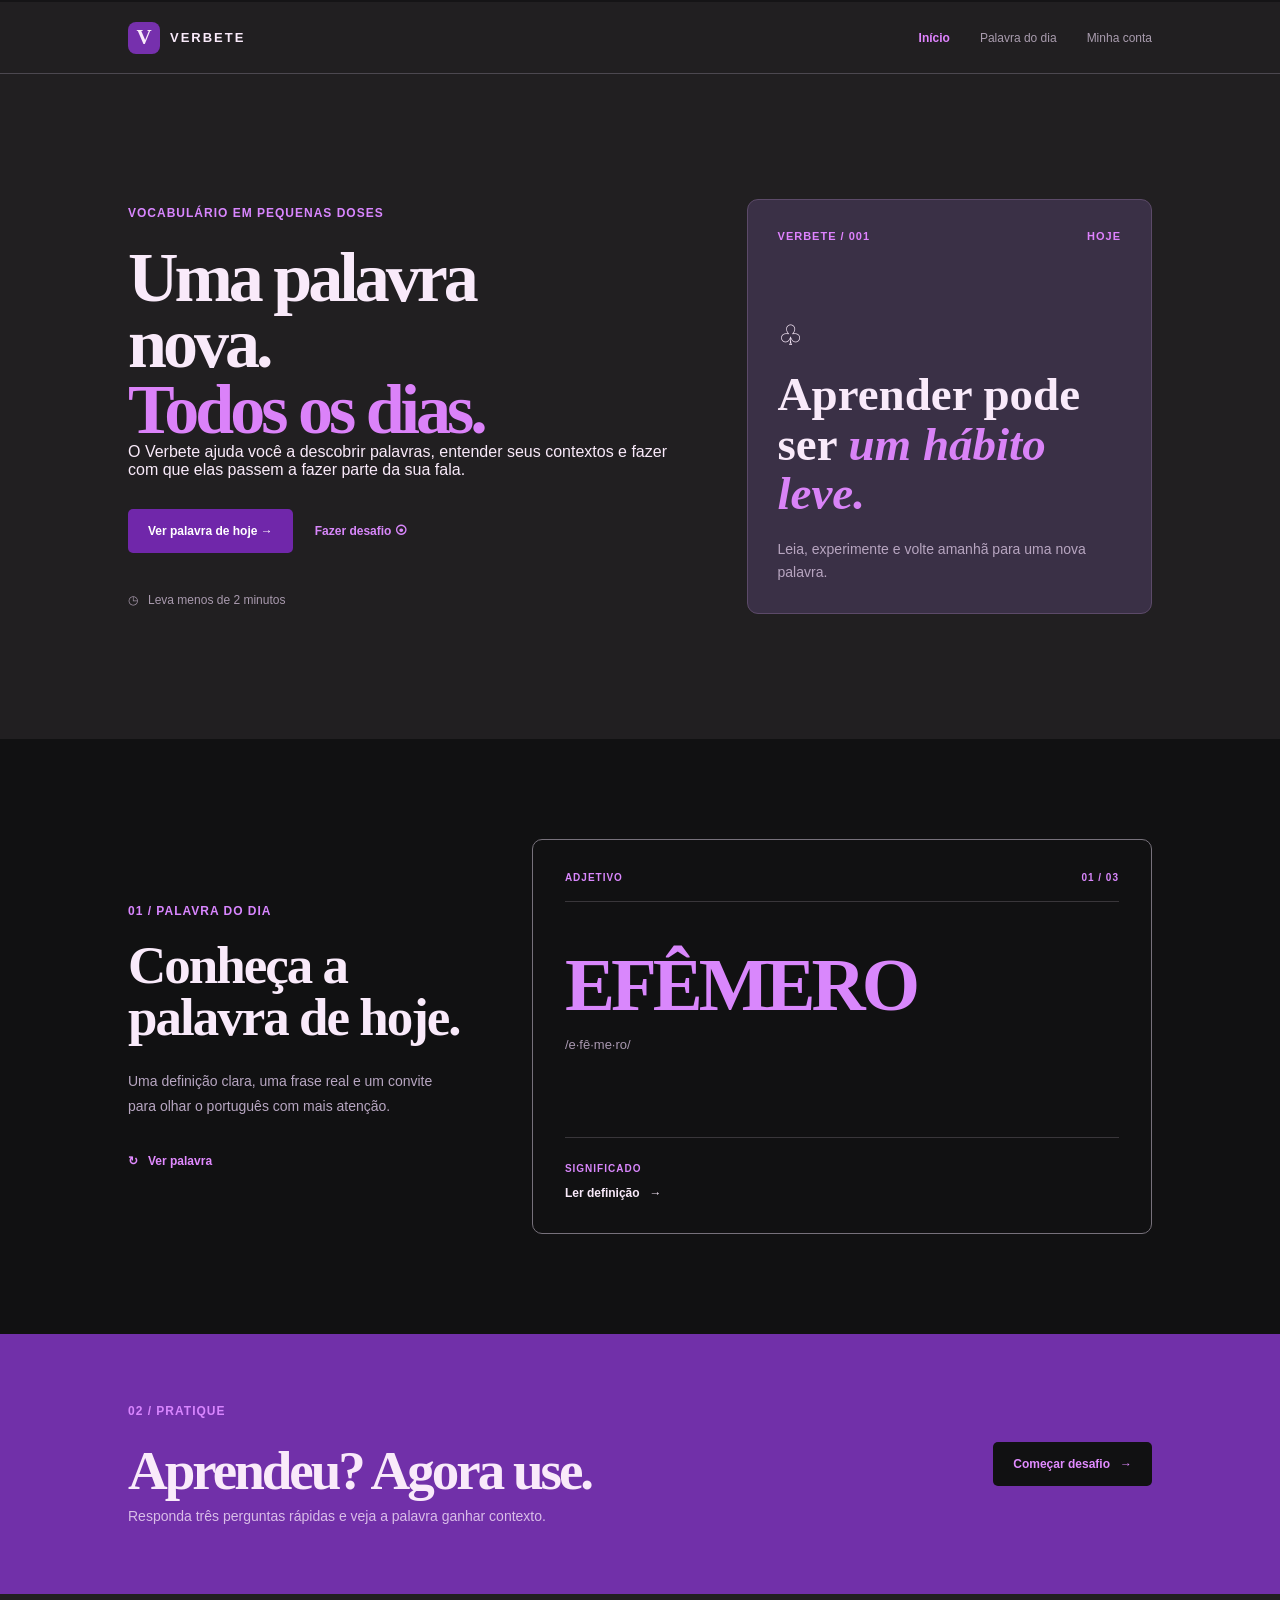
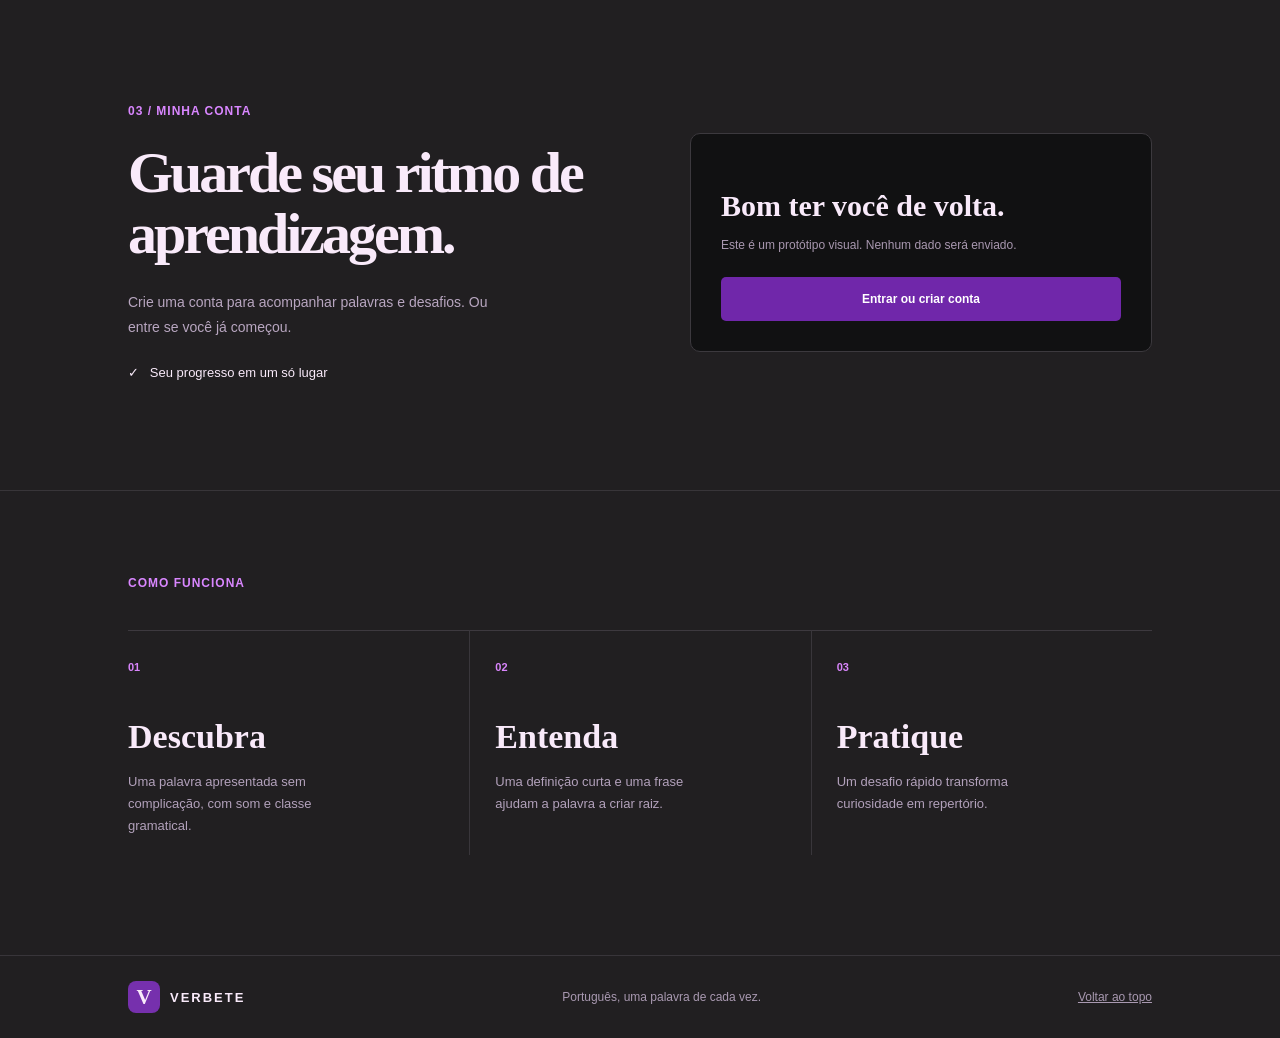
<file: index.html>
<!DOCTYPE html>
<html lang="pt-BR">
<head>
    <meta charset="UTF-8">
    <meta name="viewport" content="width=device-width, initial-scale=1.0">
    <title>Verbete — Aprenda uma palavra por dia</title>
    <link rel="stylesheet" href="css/style.css">
</head>
<body>
<header>
    <div class="header-content">
        <a href="index.html" class="logo"><span class="logo-icon">V</span><span class="logo-name">VERBETE</span></a>
        <nav>
            <a class="active" href="index.html">Início</a>
            <a href="palavra.html">Palavra do dia</a>
            <a href="conta.html">Minha conta</a>
        </nav>
    </div>
</header>

<main>
    <section class="hero">
        <div class="hero-content">
            <div class="hero-text">
                <div class="small-title">Vocabulário em pequenas doses</div>
                <h1>Uma palavra<br>nova.<br><span>Todos os dias.</span></h1>
                <p>O Verbete ajuda você a descobrir palavras, entender seus contextos e fazer com que elas passem a fazer parte da sua fala.</p>
                <div class="hero-buttons">
                    <a href="palavra.html" class="primary-button">Ver palavra de hoje →</a>
                    <a href="desafio.html" class="challenge-link">Fazer desafio ⦿</a>
                </div>
                <div class="time-info">◷ &nbsp; Leva menos de 2 minutos</div>
            </div>
            <div class="hero-card">
                <div class="card-top"><span>VERBETE / 001</span><span>HOJE</span></div>
                <div>
                    <div class="hero-card-icon">♧</div>
                    <h2>Aprender pode ser <em>um hábito leve.</em></h2>
                    <p>Leia, experimente e volte amanhã para uma nova palavra.</p>
                </div>
            </div>
        </div>
    </section>

    <section class="word-section">
        <div class="container word-grid">
            <div class="word-intro">
                <div class="small-title">01 / Palavra do dia</div>
                <h2>Conheça a palavra de hoje.</h2>
                <p>Uma definição clara, uma frase real e um convite para olhar o português com mais atenção.</p>
                <a href="palavra.html" class="another-word">↻ &nbsp; Ver palavra</a>
            </div>
            <div class="word-card">
                <div class="word-card-header"><span>ADJETIVO</span><span>01 / 03</span></div>
                <h3>EFÊMERO</h3>
                <div class="pronunciation">/e·fê·me·ro/</div>
                <div class="word-definition">
                    <div class="word-definition-title">SIGNIFICADO</div>
                    <a href="palavra.html">Ler definição &nbsp; →</a>
                </div>
            </div>
        </div>
    </section>

    <section class="practice">
        <div class="container practice-content">
            <div>
                <div class="small-title">02 / Pratique</div>
                <h2>Aprendeu? Agora use.</h2>
                <p>Responda três perguntas rápidas e veja a palavra ganhar contexto.</p>
            </div>
            <a href="desafio.html" class="dark-button">Começar desafio &nbsp; →</a>
        </div>
    </section>

    <section class="account-preview">
        <div class="container account-grid">
            <div class="account-text">
                <div class="small-title">03 / Minha conta</div>
                <h2>Guarde seu ritmo de aprendizagem.</h2>
                <p>Crie uma conta para acompanhar palavras e desafios. Ou entre se você já começou.</p>
                <div class="check">✓ &nbsp; Seu progresso em um só lugar</div>
            </div>
            <div class="login-card">
                <h3>Bom ter você de volta.</h3>
                <p class="login-description">Este é um protótipo visual. Nenhum dado será enviado.</p>
                <a class="primary-button block" href="conta.html">Entrar ou criar conta</a>
            </div>
        </div>
    </section>

    <section class="how-it-works">
        <div class="container">
            <div class="small-title">Como funciona</div>
            <div class="steps">
                <div class="step"><div class="step-number">01</div><h3>Descubra</h3><p>Uma palavra apresentada sem complicação, com som e classe gramatical.</p></div>
                <div class="step"><div class="step-number">02</div><h3>Entenda</h3><p>Uma definição curta e uma frase ajudam a palavra a criar raiz.</p></div>
                <div class="step"><div class="step-number">03</div><h3>Pratique</h3><p>Um desafio rápido transforma curiosidade em repertório.</p></div>
            </div>
        </div>
    </section>
</main>

<footer>
    <div class="footer-content">
        <div class="footer-logo"><span class="logo-icon">V</span><span class="logo-name">VERBETE</span></div>
        <div class="footer-text">Português, uma palavra de cada vez.</div>
        <a href="#" class="back-top">Voltar ao topo</a>
    </div>
</footer>
</body>
</html>
</file>
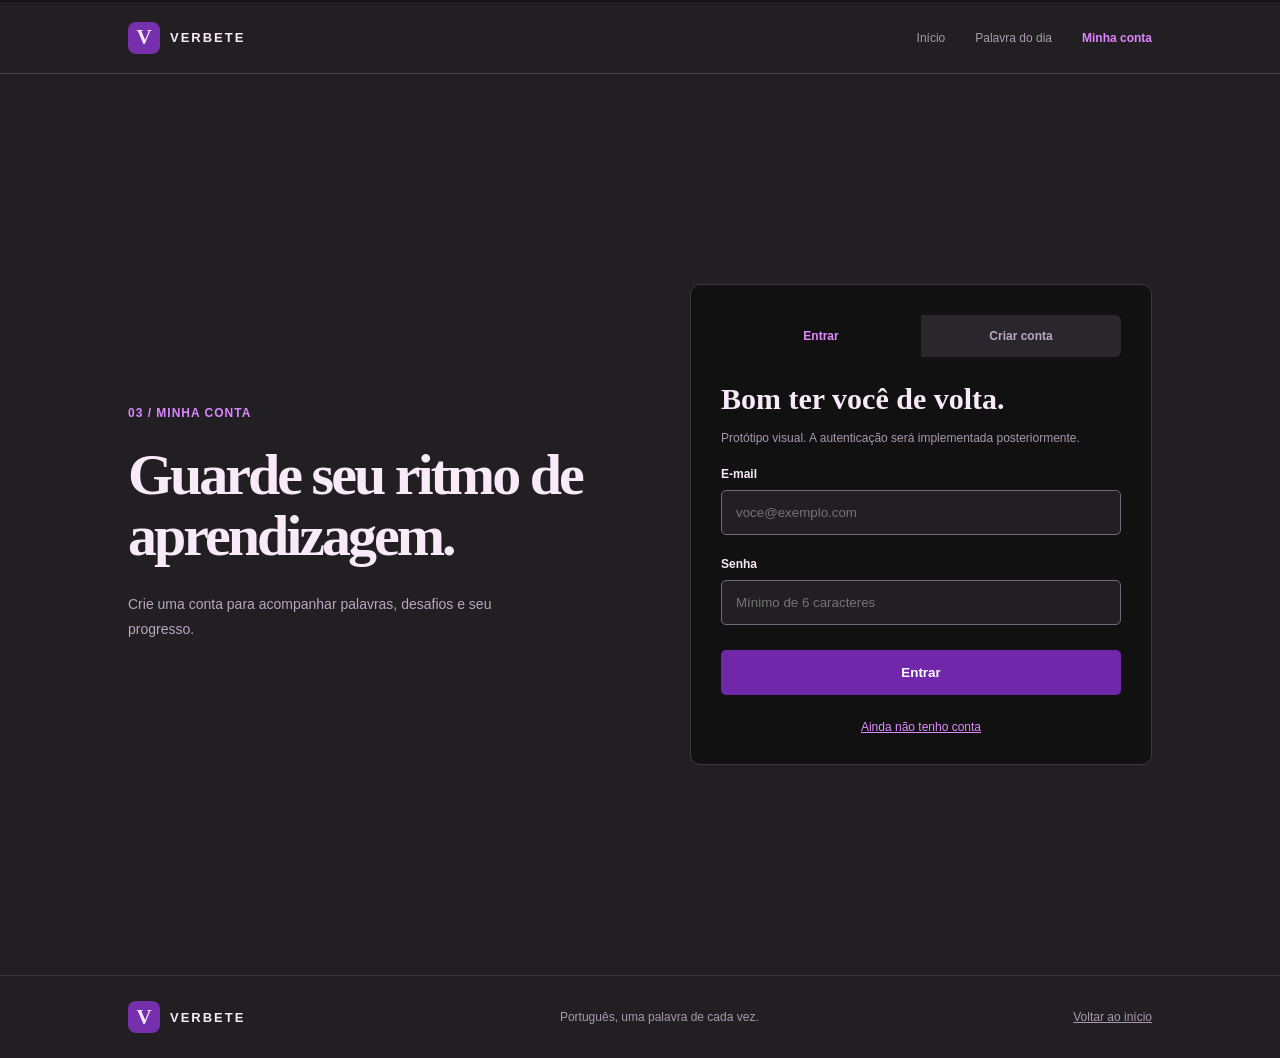
<file: conta.html>
<!DOCTYPE html>
<html lang="pt-BR">
<head>
    <meta charset="UTF-8">
    <meta name="viewport" content="width=device-width, initial-scale=1.0">
    <title>Minha conta — Verbete</title>
    <link rel="stylesheet" href="css/style.css">
</head>
<body>
<header>
    <div class="header-content">
        <a href="index.html" class="logo"><span class="logo-icon">V</span><span class="logo-name">VERBETE</span></a>
        <nav>
            <a href="index.html">Início</a>
            <a href="palavra.html">Palavra do dia</a>
            <a class="active" href="conta.html">Minha conta</a>
        </nav>
    </div>
</header>

<main class="page">
    <div class="container account-page">
        <div class="account-grid">
            <div class="account-text">
                <div class="small-title">03 / Minha conta</div>
                <h1>Guarde seu ritmo de aprendizagem.</h1>
                <p>Crie uma conta para acompanhar palavras, desafios e seu progresso.</p>
            </div>
            <div class="login-card">
                <div class="tabs"><button class="tab active">Entrar</button><button class="tab">Criar conta</button></div>
                <h3>Bom ter você de volta.</h3>
                <p class="login-description">Protótipo visual. A autenticação será implementada posteriormente.</p>
                <label>E-mail</label>
                <input type="email" placeholder="voce@exemplo.com">
                <label>Senha</label>
                <input type="password" placeholder="Mínimo de 6 caracteres">
                <button class="login-button">Entrar</button>
                <a class="create-account" href="#">Ainda não tenho conta</a>
            </div>
        </div>
    </div>
</main>
<footer>
    <div class="footer-content">
        <div class="footer-logo"><span class="logo-icon">V</span><span class="logo-name">VERBETE</span></div>
        <div class="footer-text">Português, uma palavra de cada vez.</div>
        <a href="index.html">Voltar ao início</a>
    </div>
</footer>
</body>
</html>
</file>
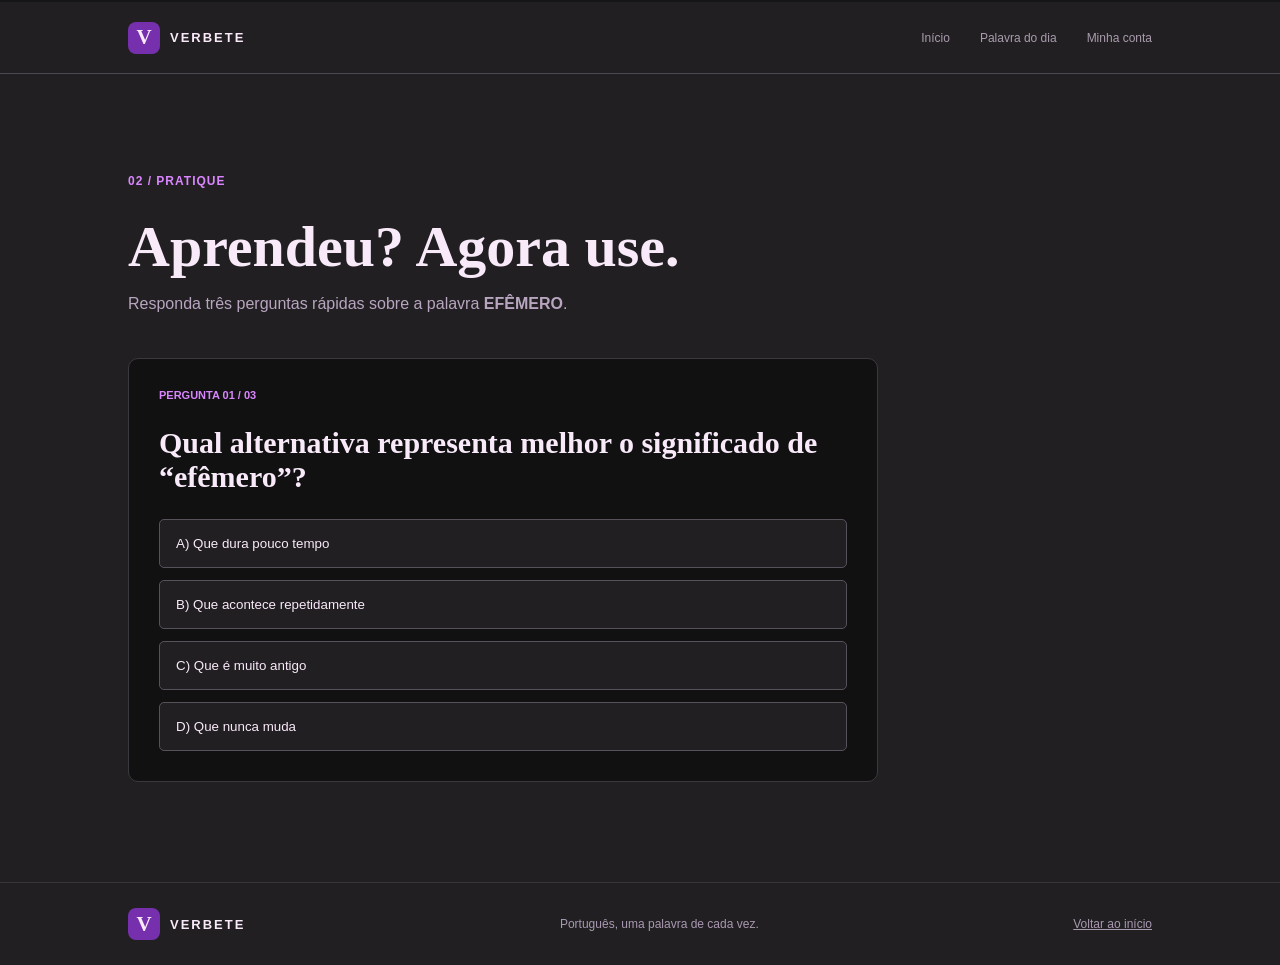
<file: desafio.html>
<!DOCTYPE html>
<html lang="pt-BR">
<head>
    <meta charset="UTF-8">
    <meta name="viewport" content="width=device-width, initial-scale=1.0">
    <title>Desafio — Verbete</title>
    <link rel="stylesheet" href="css/style.css">
</head>
<body>
<header>
    <div class="header-content">
        <a href="index.html" class="logo"><span class="logo-icon">V</span><span class="logo-name">VERBETE</span></a>
        <nav>
            <a href="index.html">Início</a>
            <a href="palavra.html">Palavra do dia</a>
            <a href="conta.html">Minha conta</a>
        </nav>
    </div>
</header>

<main class="page">
    <div class="container challenge-page">
        <div class="small-title">02 / Pratique</div>
        <h1>Aprendeu? Agora use.</h1>
        <p class="lead">Responda três perguntas rápidas sobre a palavra <strong>EFÊMERO</strong>.</p>

        <div class="question-card">
            <div class="question-number">PERGUNTA 01 / 03</div>
            <h2>Qual alternativa representa melhor o significado de “efêmero”?</h2>
            <button class="answer">A) Que dura pouco tempo</button>
            <button class="answer">B) Que acontece repetidamente</button>
            <button class="answer">C) Que é muito antigo</button>
            <button class="answer">D) Que nunca muda</button>
        </div>
    </div>
</main>

<footer>
    <div class="footer-content">
        <div class="footer-logo"><span class="logo-icon">V</span><span class="logo-name">VERBETE</span></div>
        <div class="footer-text">Português, uma palavra de cada vez.</div>
        <a href="index.html">Voltar ao início</a>
    </div>
</footer>
</body>
</html>
</file>
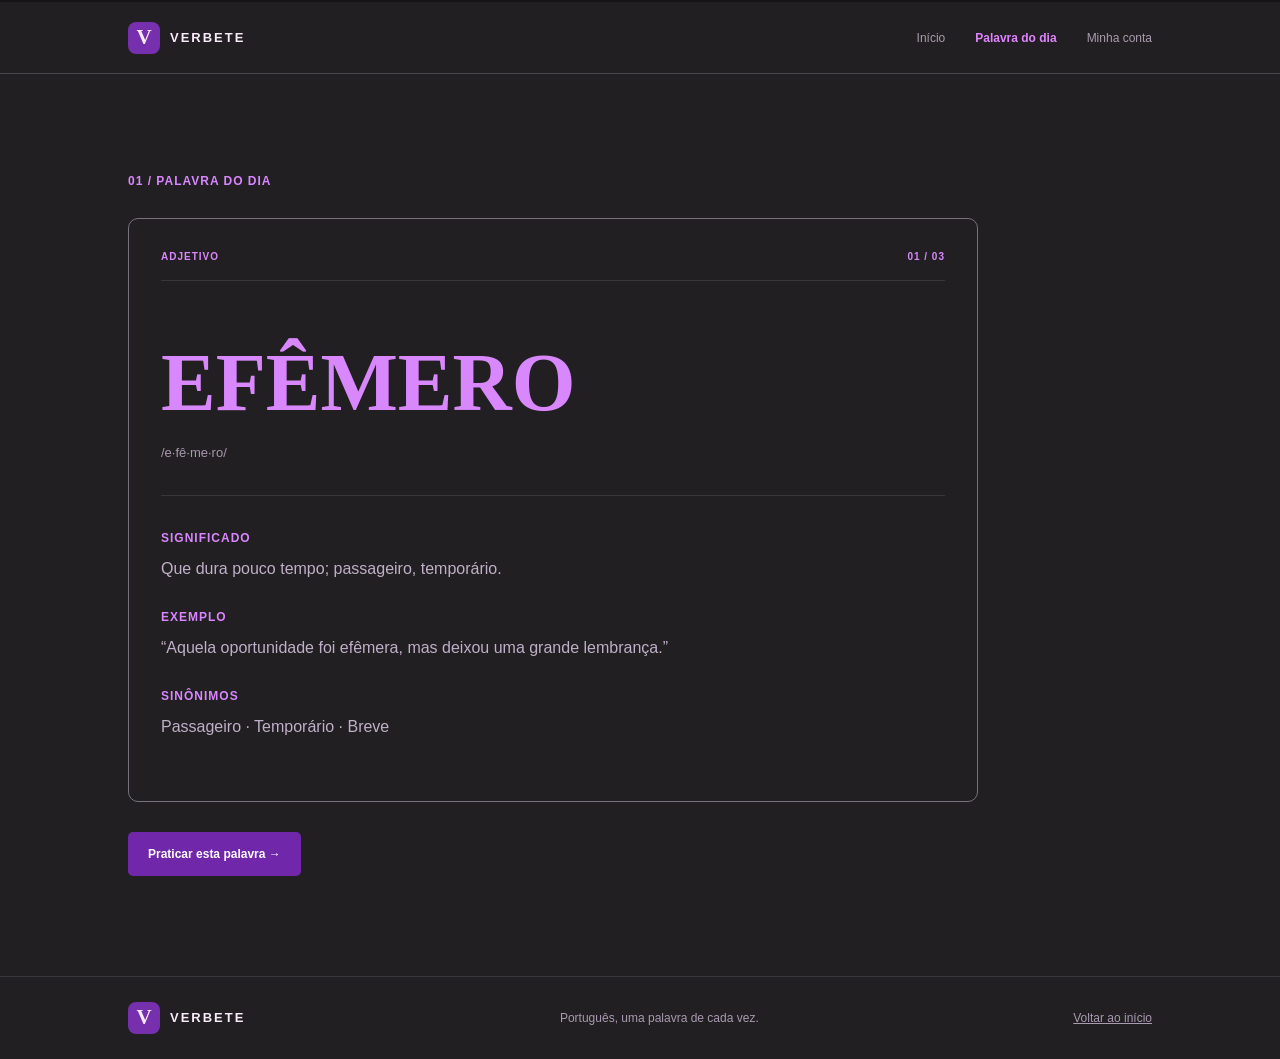
<file: palavra.html>
<!DOCTYPE html>
<html lang="pt-BR">
<head>
    <meta charset="UTF-8">
    <meta name="viewport" content="width=device-width, initial-scale=1.0">
    <title>Palavra do dia — Verbete</title>
    <link rel="stylesheet" href="css/style.css">
</head>
<body>
<header>
    <div class="header-content">
        <a href="index.html" class="logo"><span class="logo-icon">V</span><span class="logo-name">VERBETE</span></a>
        <nav>
            <a href="index.html">Início</a>
            <a class="active" href="palavra.html">Palavra do dia</a>
            <a href="conta.html">Minha conta</a>
        </nav>
    </div>
</header>

<main class="page">
    <div class="container">
        <div class="small-title">01 / Palavra do dia</div>
        <div class="detail-card">
            <div class="word-card-header"><span>ADJETIVO</span><span>01 / 03</span></div>
            <h1>EFÊMERO</h1>
            <div class="pronunciation">/e·fê·me·ro/</div>
            <hr>
            <div class="detail-section">
                <div class="small-title">SIGNIFICADO</div>
                <p>Que dura pouco tempo; passageiro, temporário.</p>
            </div>
            <div class="detail-section">
                <div class="small-title">EXEMPLO</div>
                <p>“Aquela oportunidade foi efêmera, mas deixou uma grande lembrança.”</p>
            </div>
            <div class="detail-section">
                <div class="small-title">SINÔNIMOS</div>
                <p>Passageiro · Temporário · Breve</p>
            </div>
        </div>
        <a href="desafio.html" class="primary-button">Praticar esta palavra →</a>
    </div>
</main>
<footer>
    <div class="footer-content">
        <div class="footer-logo"><span class="logo-icon">V</span><span class="logo-name">VERBETE</span></div>
        <div class="footer-text">Português, uma palavra de cada vez.</div>
        <a href="index.html">Voltar ao início</a>
    </div>
</footer>
</body>
</html>
</file>
<file: css/style.css>
*{margin:0;padding:0;box-sizing:border-box}
html{scroll-behavior:smooth}
body{background:#211f21;color:#f9eafa;font-family:Arial,Helvetica,sans-serif}
a{color:inherit;text-decoration:none}button{font-family:inherit;cursor:pointer}
.container{width:80%;max-width:1100px;margin:auto}
.small-title{color:#d986ff;font-size:12px;font-weight:bold;letter-spacing:1px;text-transform:uppercase}
header{height:74px;border-top:2px solid #151416;border-bottom:1px solid #4c4850;display:flex;align-items:center}
.header-content,.footer-content{width:80%;max-width:1100px;margin:auto;display:flex;align-items:center;justify-content:space-between}
.logo,.footer-logo{display:flex;align-items:center;gap:10px}.logo-icon{width:32px;height:32px;border-radius:8px;background:#7630ad;display:flex;align-items:center;justify-content:center;font-family:Georgia,serif;font-size:21px;font-weight:bold}.logo-name{font-size:13px;font-weight:bold;letter-spacing:2px}
nav{display:flex;gap:30px}nav a{color:#a99cae;font-size:12px}nav a.active{color:#e084ff;font-weight:bold}
.hero{min-height:665px;display:flex;align-items:center}.hero-content{width:80%;max-width:1100px;margin:auto;display:grid;grid-template-columns:1.15fr .85fr;gap:70px;align-items:center}
.hero-text h1{margin-top:25px;font-family:Georgia,"Times New Roman",serif;font-size:70px;line-height:.94;letter-spacing:-4px}.hero-text h1 span{color:#db82f9}.hero-description{margin-top:28px;max-width:510px;color:#b9a8c4;font-size:16px;line-height:1.8}
.hero-buttons{margin-top:30px;display:flex;align-items:center;gap:22px}.primary-button{display:inline-block;border:0;border-radius:5px;padding:15px 20px;background:#7027aa;color:white;font-size:12px;font-weight:bold}.primary-button:hover{background:#8335c1}.challenge-link{color:#d887fa;font-size:12px;font-weight:bold}.time-info{margin-top:40px;color:#a99aae;font-size:12px}
.hero-card{background:#3a3046;border:1px solid #5c4a69;border-radius:11px;min-height:415px;padding:30px;display:flex;flex-direction:column;justify-content:space-between}.card-top{display:flex;justify-content:space-between;color:#df82ff;font-size:11px;font-weight:bold;letter-spacing:1px}.hero-card-icon{font-size:28px;margin-bottom:18px}.hero-card h2{font-family:Georgia,"Times New Roman",serif;font-size:47px;line-height:1.05}.hero-card h2 em{color:#d983f7}.hero-card p{margin-top:20px;color:#b7a5c0;font-size:14px;line-height:1.6}
.word-section{background:#111112;padding:100px 0}.word-grid{display:grid;grid-template-columns:.7fr 1.3fr;gap:70px;align-items:center}.word-intro h2{margin-top:22px;font-family:Georgia,"Times New Roman",serif;font-size:53px;line-height:.98;letter-spacing:-2px}.word-intro p{margin-top:25px;max-width:310px;color:#b7a6c1;line-height:1.8;font-size:14px}.another-word{display:inline-block;margin-top:35px;color:#e18aff;font-size:12px;font-weight:bold}
.word-card,.detail-card{border:1px solid #77717b;border-radius:10px;padding:32px;min-height:395px;display:flex;flex-direction:column}.word-card-header{display:flex;justify-content:space-between;padding-bottom:18px;border-bottom:1px solid #39363a;color:#d987fc;font-size:10px;font-weight:bold;letter-spacing:1px}.word-card h3{margin-top:45px;font-family:Georgia,"Times New Roman",serif;font-size:75px;line-height:1;letter-spacing:-4px;color:#d987fc}.pronunciation{margin-top:15px;color:#a998b0;font-size:13px}.word-definition{margin-top:auto;padding-top:25px;border-top:1px solid #39363a}.word-definition-title{color:#d987fc;font-size:10px;font-weight:bold;letter-spacing:1px}.word-definition a{display:inline-block;margin-top:12px;font-size:12px;font-weight:bold}
.practice{background:#7130a9;padding:70px 0}.practice-content{display:flex;align-items:center;justify-content:space-between}.practice h2{margin-top:25px;font-family:Georgia,"Times New Roman",serif;font-size:55px;line-height:1;letter-spacing:-3px}.practice p{margin-top:10px;color:#d9bde8;font-size:14px}.dark-button{display:inline-block;border:0;border-radius:5px;background:#111112;color:#e18bff;padding:15px 20px;font-size:12px;font-weight:bold}
.account-preview,.account-page{padding:110px 0}.account-grid{display:grid;grid-template-columns:1fr 1fr;gap:100px;align-items:center}.account-text h1,.account-text h2{margin-top:25px;max-width:500px;font-family:Georgia,"Times New Roman",serif;font-size:58px;line-height:1.05;letter-spacing:-3px}.account-text p{margin-top:25px;max-width:370px;color:#b8a6c0;font-size:14px;line-height:1.8}.check{margin-top:25px;font-size:13px}
.login-card,.question-card{background:#111112;border:1px solid #3c393e;border-radius:10px;padding:30px}.login-card h3{margin-top:25px;font-family:Georgia,"Times New Roman",serif;font-size:30px}.login-description{margin-top:15px;color:#a998b0;font-size:12px}.login-card label{display:block;margin-top:22px;margin-bottom:9px;font-size:12px;font-weight:bold}.login-card input{width:100%;padding:14px;background:#211f21;border:1px solid #716976;border-radius:5px;color:white}.login-button{width:100%;margin-top:25px;padding:15px;border:0;border-radius:5px;background:#7027aa;color:white;font-weight:bold}.block{display:block;text-align:center;margin-top:25px}.tabs{display:grid;grid-template-columns:1fr 1fr;background:#29272b;border-radius:6px;overflow:hidden}.tab{padding:14px;border:0;background:transparent;color:#bba8c4;font-size:12px;font-weight:bold}.tab.active{background:#111112;color:#e48bff}.create-account{display:block;margin-top:25px;text-align:center;color:#e08bff;text-decoration:underline;font-size:12px}
.how-it-works{padding:85px 0 100px;border-top:1px solid #383539}.steps{margin-top:40px;display:grid;grid-template-columns:repeat(3,1fr)}.step{min-height:225px;padding:30px 40px 0 0;border-top:1px solid #3d393f}.step+.step{padding-left:25px;border-left:1px solid #39363b}.step-number,.question-number{color:#d985fc;font-size:11px;font-weight:bold}.step h3{margin-top:45px;font-family:Georgia,"Times New Roman",serif;font-size:34px}.step p{margin-top:15px;max-width:230px;color:#b2a1bb;font-size:13px;line-height:1.7}
.page{min-height:650px;padding:100px 0}.detail-card{margin:30px 0;max-width:850px}.detail-card h1{margin-top:55px;font-family:Georgia,serif;font-size:82px;color:#d987fc}.detail-card hr{width:100%;border:0;border-top:1px solid #39363a;margin:35px 0}.detail-section{margin-bottom:28px}.detail-section p{margin-top:10px;color:#c0afc8;line-height:1.7}.challenge-page>h1{margin-top:25px;font-family:Georgia,serif;font-size:58px}.lead{margin-top:15px;color:#b8a6c0}.question-card{max-width:750px;margin-top:45px}.question-card h2{margin:25px 0;font-family:Georgia,serif;font-size:30px}.answer{display:block;width:100%;text-align:left;margin-top:12px;padding:16px;background:#211f21;border:1px solid #57515c;border-radius:5px;color:#f9eafa}.answer:hover{border-color:#d986ff}.account-page{min-height:650px}
footer{border-top:1px solid #38353a;padding:25px 0}.footer-content{font-size:12px}.footer-text{color:#a999b1}.footer-content>a{color:#a999b1;text-decoration:underline}
@media(max-width:900px){.hero-content,.word-grid,.account-grid{grid-template-columns:1fr}.hero{padding:70px 0}.hero-text h1{font-size:58px}.practice-content{flex-direction:column;align-items:flex-start;gap:30px}.steps{grid-template-columns:1fr}.step+.step{padding-left:0;border-left:0}}
@media(max-width:600px){.container,.header-content,.footer-content{width:90%}.hero-content{width:90%}nav{gap:12px}nav a{font-size:10px}.hero-text h1{font-size:48px}.word-card h3{font-size:55px}.practice h2{font-size:42px}.account-text h1,.account-text h2{font-size:45px}.footer-content{flex-direction:column;gap:20px}}
</file>
